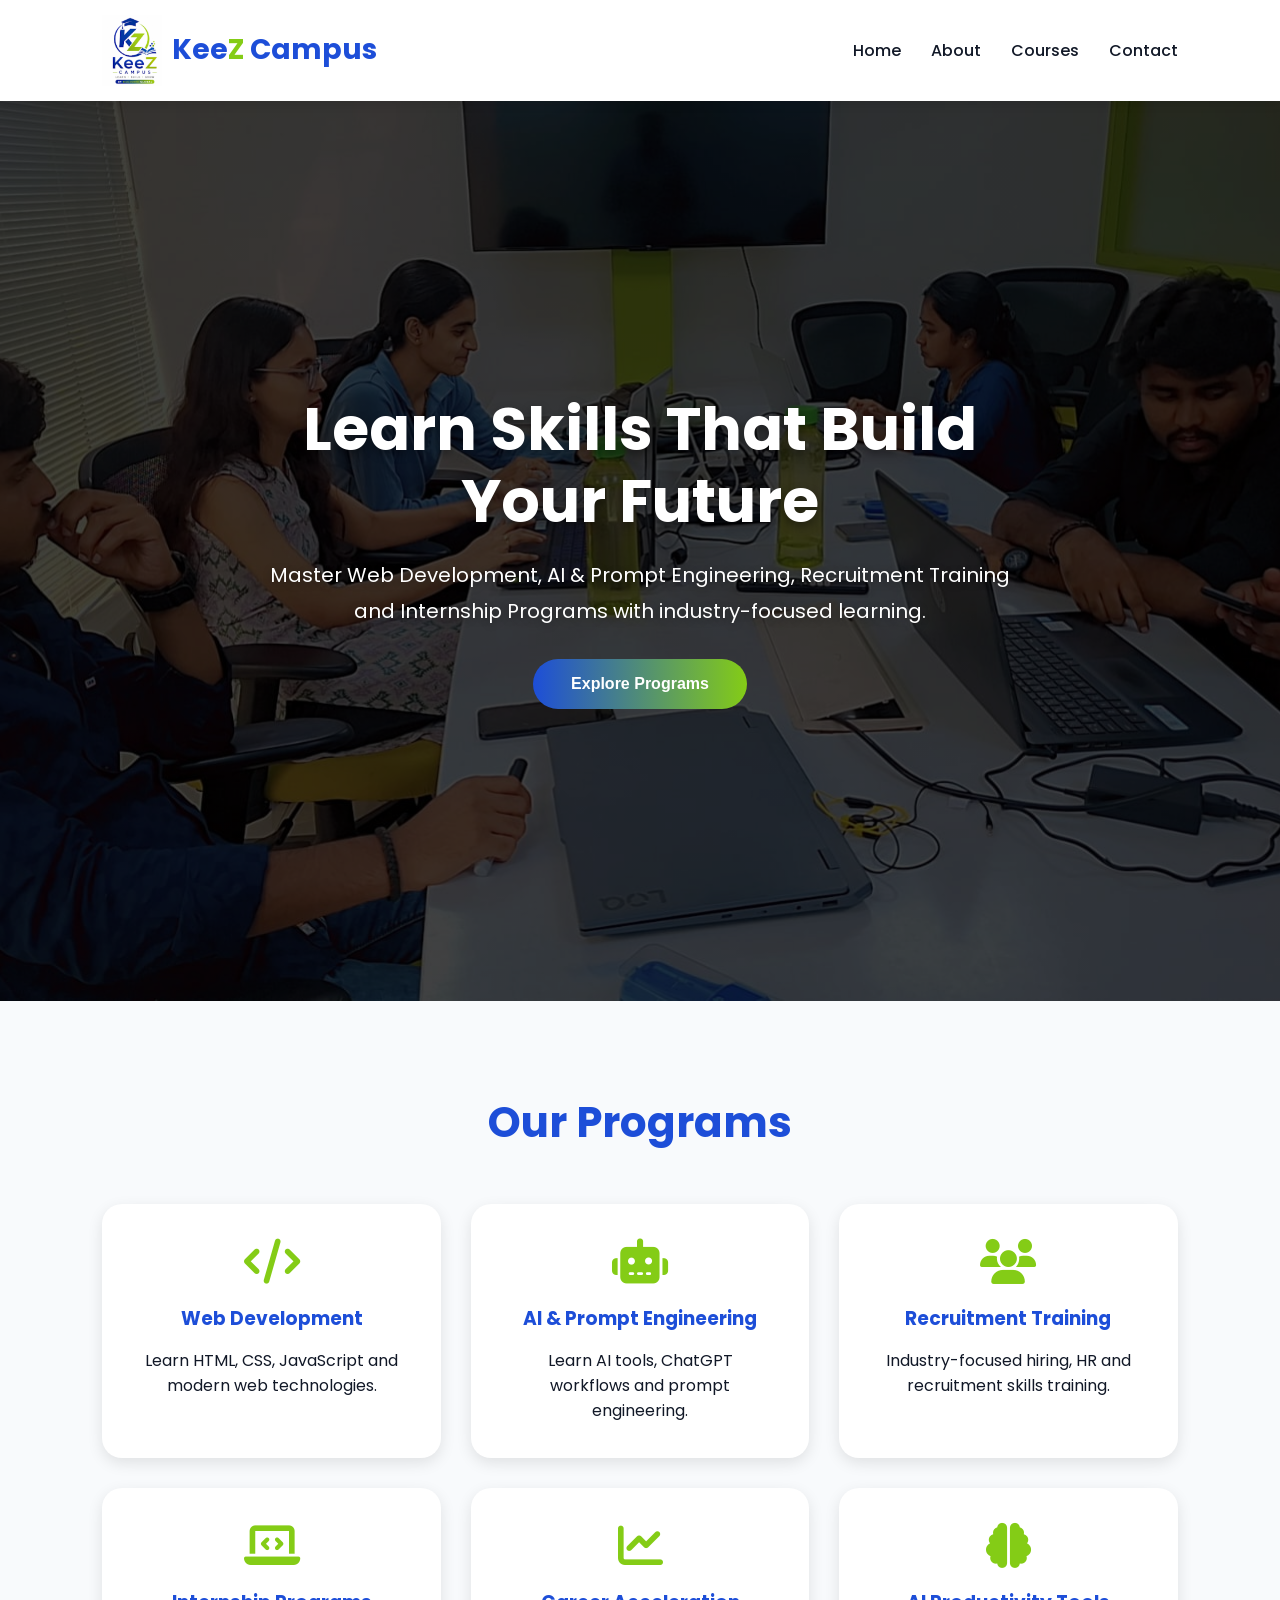
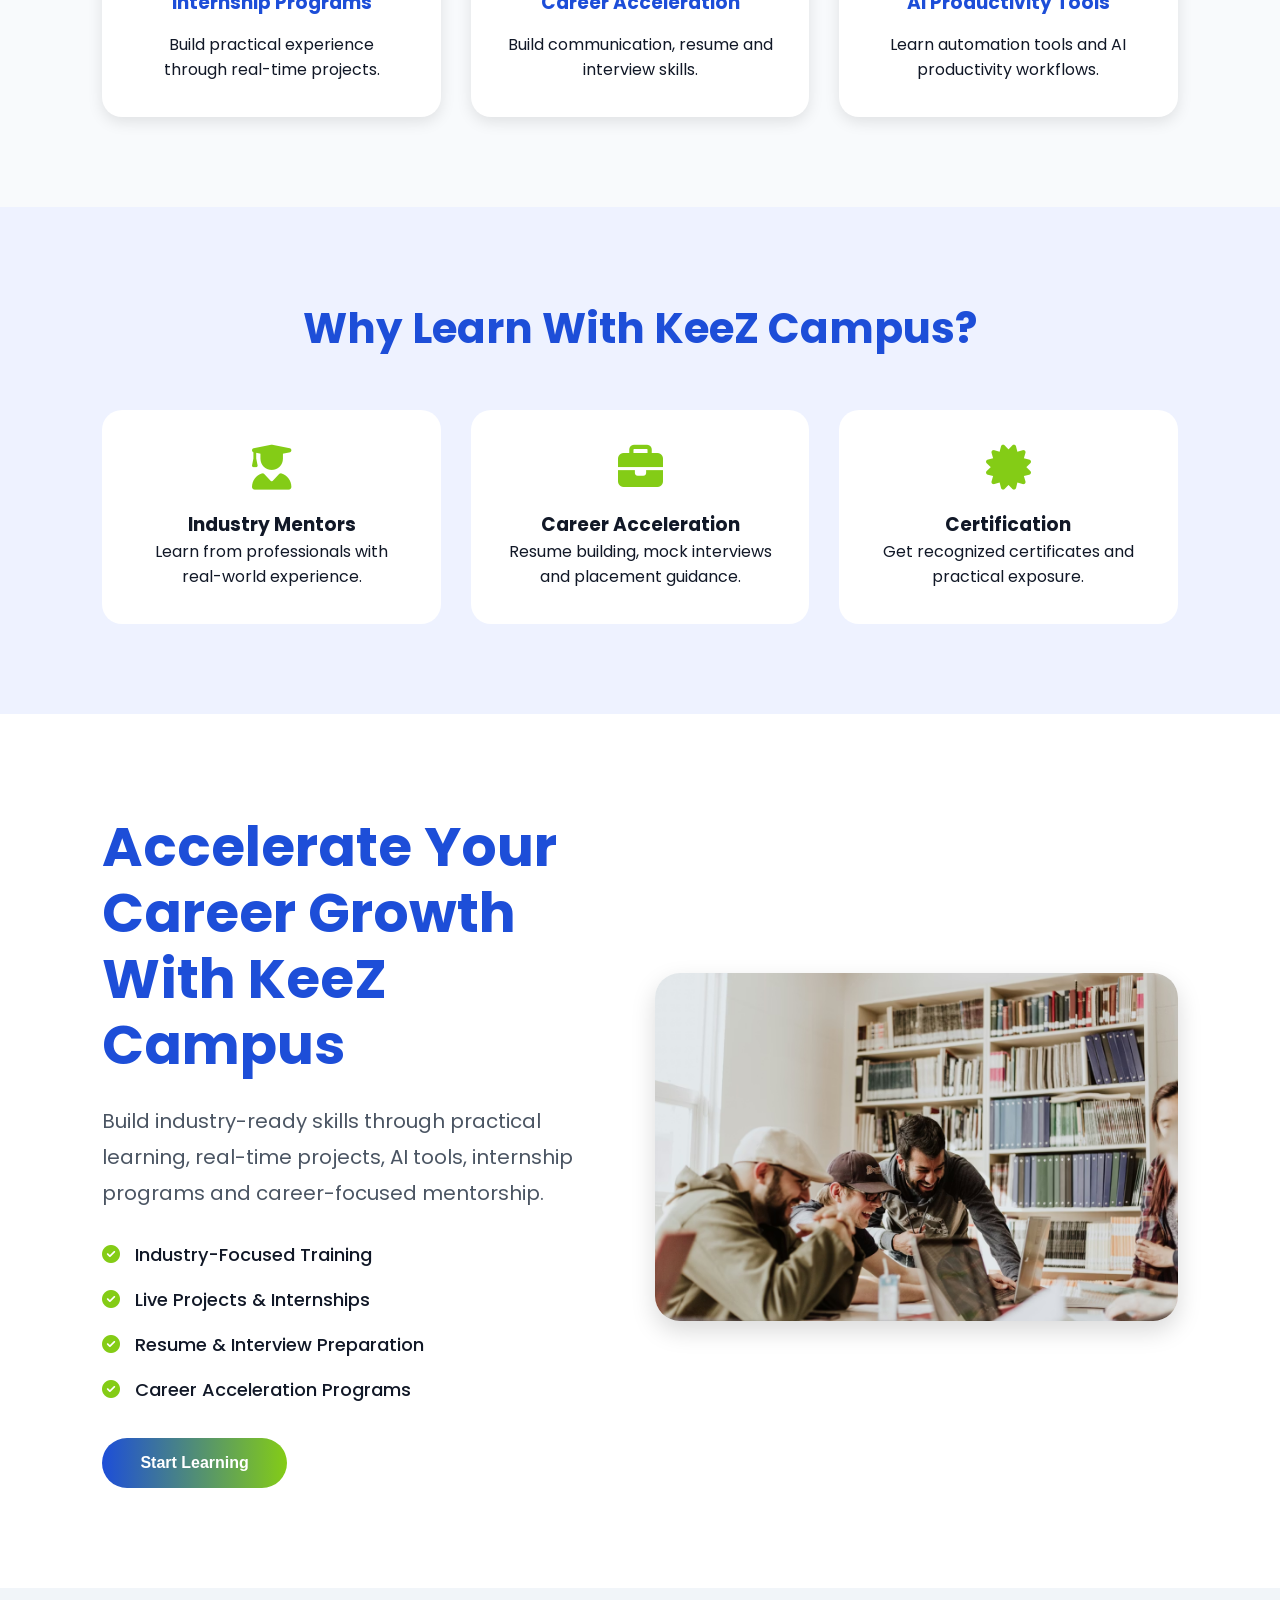
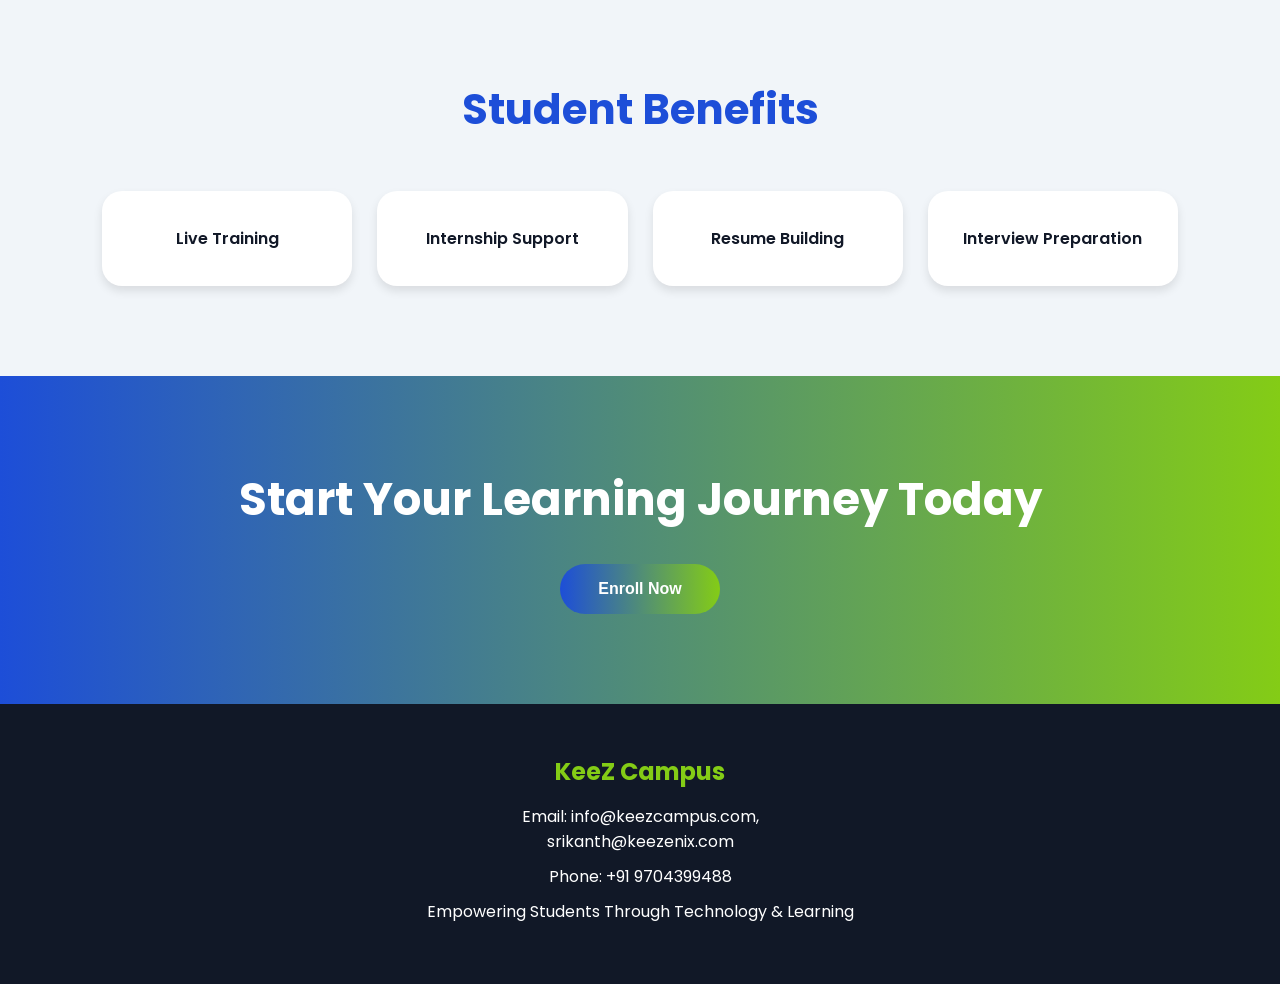
<file: index.html>
<!DOCTYPE html>
<html lang="en">

<head>
  <meta charset="UTF-8">
  <meta name="viewport" content="width=device-width, initial-scale=1.0">

  <title>KeeZ Campus</title>

  <link rel="stylesheet" href="style.css">

  <!-- Google Font -->
  <link href="https://fonts.googleapis.com/css2?family=Poppins:wght@300;400;500;600;700&display=swap" rel="stylesheet">

  <!-- Font Awesome -->
  <link rel="stylesheet"
  href="https://cdnjs.cloudflare.com/ajax/libs/font-awesome/6.5.1/css/all.min.css">

</head>

<body>

  <!-- Navbar -->

  <nav>

    <div class="logo-section">

      <img src="./keezcampus logo.png" alt="logo">

      <h2 class="brand-name">
  Kee<span>Z</span> Campus
</h2>

    </div>

    <ul>

      <li><a href="#">Home</a></li>

      <li><a href="about.html">About</a></li>

      <li><a href="#courses">Courses</a></li>

      <li><a href="#contact">Contact</a></li>

    </ul>

  </nav>

  <!-- Hero Section -->

  <section class="hero">

    <div class="overlay"></div>

    <div class="hero-content">

      <h1>
        Learn Skills That Build Your Future
      </h1>

      <p>
        Master Web Development, AI & Prompt Engineering,
        Recruitment Training and Internship Programs
        with industry-focused learning.
      </p>

      <button>Explore Programs</button>

    </div>

  </section>

  <!-- Courses -->

  <section class="courses" id="courses">

    <h2>Our Programs</h2>

    <div class="course-container">

      <div class="card">

        <i class="fa-solid fa-code"></i>

        <h3>Web Development</h3>

        <p>
          Learn HTML, CSS, JavaScript and modern web technologies.
        </p>

      </div>

      <div class="card">

        <i class="fa-solid fa-robot"></i>

        <h3>AI & Prompt Engineering</h3>

        <p>
          Learn AI tools, ChatGPT workflows and prompt engineering.
        </p>

      </div>

      <div class="card">

        <i class="fa-solid fa-users"></i>

        <h3>Recruitment Training</h3>

        <p>
          Industry-focused hiring, HR and recruitment skills training.
        </p>

      </div>

      <div class="card">

        <i class="fa-solid fa-laptop-code"></i>

        <h3>Internship Programs</h3>

        <p>
          Build practical experience through real-time projects.
        </p>

      </div>
      <div class="card">

<i class="fa-solid fa-chart-line"></i>

<h3>Career Acceleration</h3>

<p>
Build communication, resume and interview skills.
</p>

</div>

<div class="card">

<i class="fa-solid fa-brain"></i>

<h3>AI Productivity Tools</h3>

<p>
Learn automation tools and AI productivity workflows.
</p>

</div>

</div>


  </section>

  <!-- Why Learn -->

  <section class="why">

    <h2>Why Learn With KeeZ Campus?</h2>

    <div class="why-container">

      <div class="why-card">

        <i class="fa-solid fa-user-graduate"></i>

        <h3>Industry Mentors</h3>

        <p>
          Learn from professionals with real-world experience.
        </p>

      </div>

      <div class="why-card">

        <i class="fa-solid fa-briefcase"></i>

        <h3>Career Acceleration</h3>

        <p>
          Resume building, mock interviews and placement guidance.
        </p>

      </div>

      <div class="why-card">

        <i class="fa-solid fa-certificate"></i>

        <h3>Certification</h3>

        <p>
          Get recognized certificates and practical exposure.
        </p>

      </div>

    </div>

  </section>


  <!-- Career Growth -->

<section class="career">

<div class="career-left">

<h1>
Accelerate Your Career Growth With KeeZ Campus
</h1>

<p>
Build industry-ready skills through practical learning,
real-time projects, AI tools, internship programs and
career-focused mentorship.
</p>

<div class="career-points">

<div>
<i class="fa-solid fa-circle-check"></i>
Industry-Focused Training
</div>

<div>
<i class="fa-solid fa-circle-check"></i>
Live Projects & Internships
</div>

<div>
<i class="fa-solid fa-circle-check"></i>
Resume & Interview Preparation
</div>

<div>
<i class="fa-solid fa-circle-check"></i>
Career Acceleration Programs
</div>

</div>

<button>Start Learning</button>

</div>

<div class="career-right">

<img src="./careerimg.avif">

</div>

</section>

  <!-- Benefits -->

  <section class="benefits">

    <h2>Student Benefits</h2>

    <div class="benefit-container">

      <div class="benefit-card">Live Training</div>

      <div class="benefit-card">Internship Support</div>

      <div class="benefit-card">Resume Building</div>

      <div class="benefit-card">Interview Preparation</div>

    </div>

  </section>

  <!-- CTA -->

  <section class="cta">

    <h2>Start Your Learning Journey Today</h2>

    <button>Enroll Now</button>

  </section>

  <!-- Contact -->

  <footer id="contact">

    <h2>KeeZ Campus</h2>

    <p>Email: info@keezcampus.com,  
        <br>
        <span>srikanth@keezenix.com</span></p>

    <p>Phone: +91 9704399488</p>

    <p>Empowering Students Through Technology & Learning</p>

  </footer>

</body>

</html>
</file>
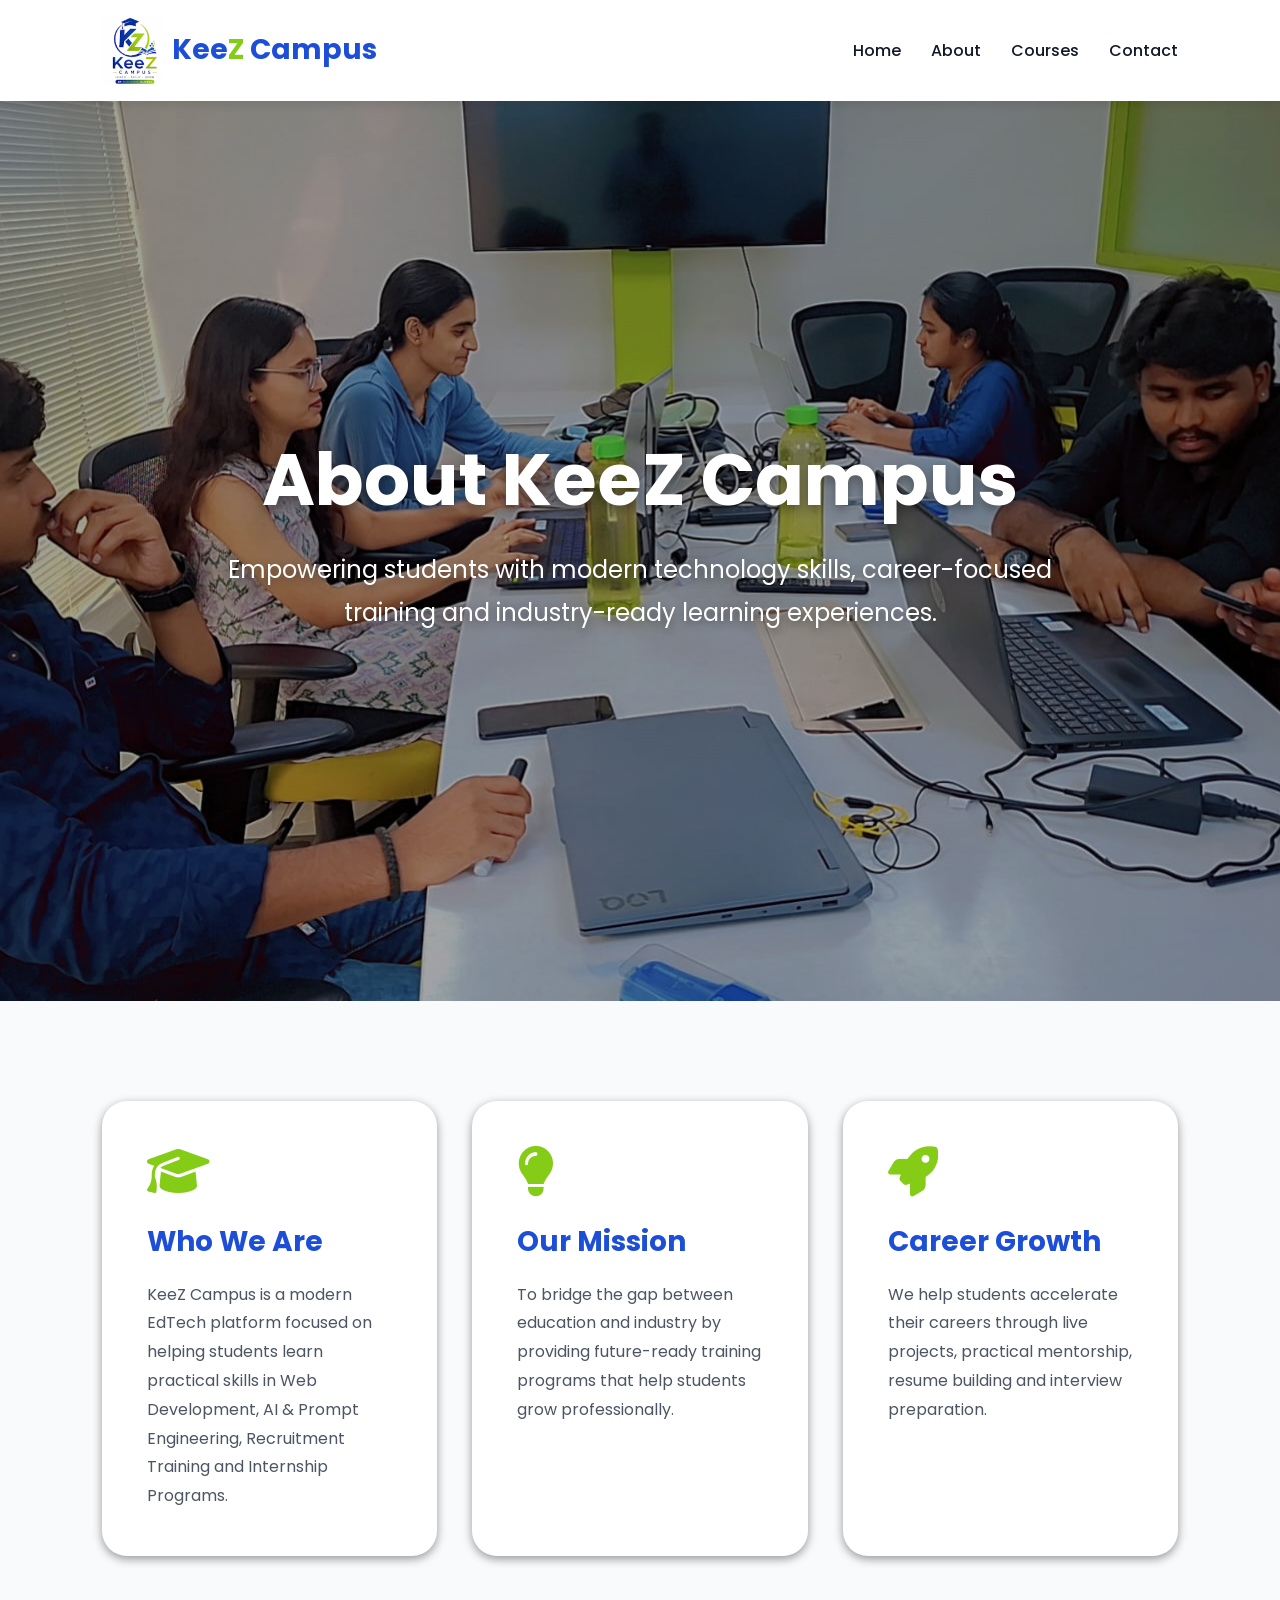
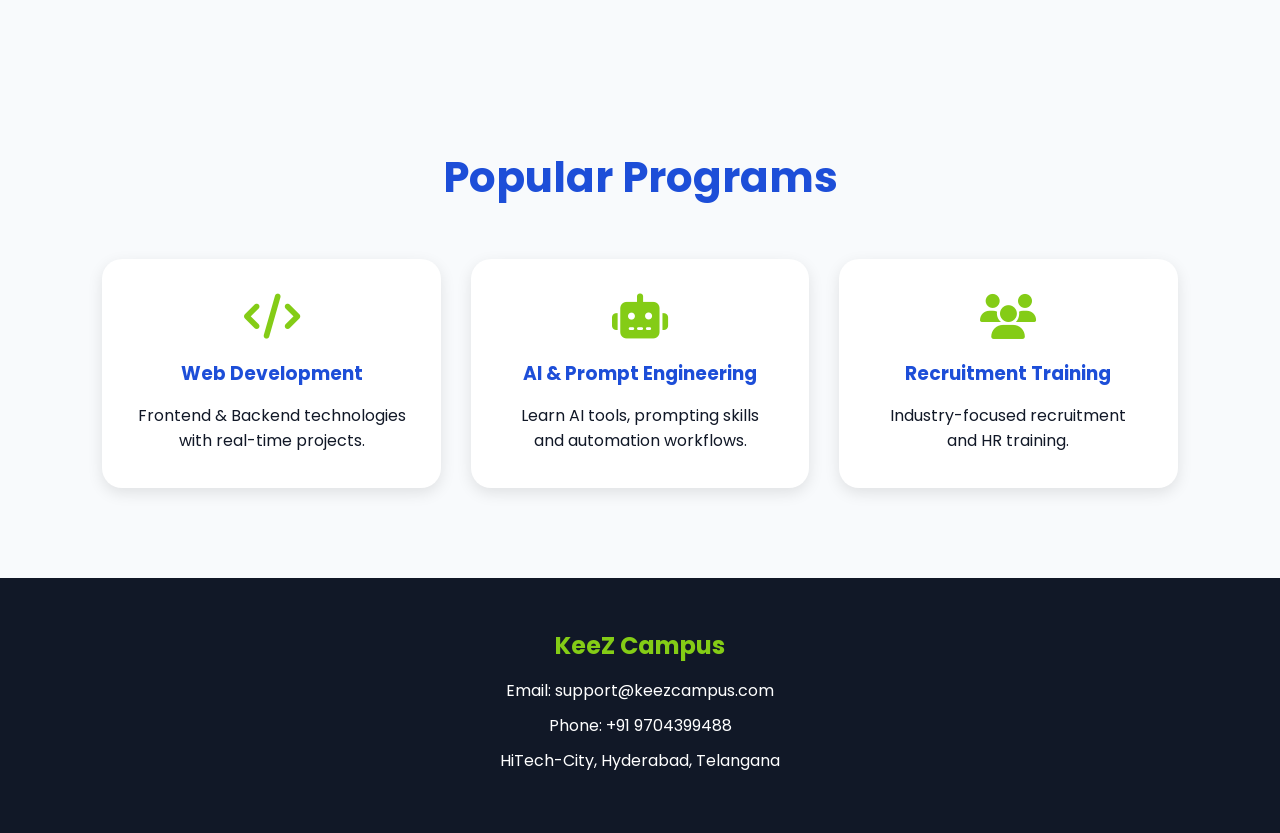
<file: about.html>
<!DOCTYPE html>
<html lang="en">

<head>

<meta charset="UTF-8">

<meta name="viewport" content="width=device-width, initial-scale=1.0">

<title>About KeeZ Campus</title>

<link rel="stylesheet" href="style.css">

<link href="https://fonts.googleapis.com/css2?family=Poppins:wght@300;400;500;600;700&display=swap" rel="stylesheet">

<link rel="stylesheet"
href="https://cdnjs.cloudflare.com/ajax/libs/font-awesome/6.5.1/css/all.min.css">

</head>

<body>

<!-- Navbar -->

<nav>

<div class="logo-section">

<img src="./keezcampus logo.png">

<h2 class="brand-name">
Kee<span>Z</span> Campus
</h2>

</div>

<ul>

<li><a href="index.html">Home</a></li>

<li><a href="about.html">About</a></li>

<li><a href="#courses">Courses</a></li>

<li><a href="#contact">Contact</a></li>

</ul>

</nav>

<!-- About Hero -->

<section class="about-hero">



<div class="hero-content">

<h1>About KeeZ Campus</h1>

<p>
Empowering students with modern technology skills,
career-focused training and industry-ready learning experiences.
</p>

</div>

</section>

<!-- About Content -->

<section class="about-main">

<div class="about-box">

<i class="fa-solid fa-graduation-cap"></i>

<h2>Who We Are</h2>

<p>
KeeZ Campus is a modern EdTech platform focused on helping students
learn practical skills in Web Development, AI & Prompt Engineering,
Recruitment Training and Internship Programs.
</p>

</div>

<div class="about-box">

<i class="fa-solid fa-lightbulb"></i>

<h2>Our Mission</h2>

<p>
To bridge the gap between education and industry by providing
future-ready training programs that help students grow professionally.
</p>

</div>

<div class="about-box">

<i class="fa-solid fa-rocket"></i>

<h2>Career Growth</h2>

<p>
We help students accelerate their careers through live projects,
practical mentorship, resume building and interview preparation.
</p>

</div>

</section>

<!-- Courses -->

<section class="courses" id="courses">

<h2>Popular Programs</h2>

<div class="course-container">

<div class="card">

<i class="fa-solid fa-code"></i>

<h3>Web Development</h3>

<p>
Frontend & Backend technologies with real-time projects.
</p>

</div>

<div class="card">

<i class="fa-solid fa-robot"></i>

<h3>AI & Prompt Engineering</h3>

<p>
Learn AI tools, prompting skills and automation workflows.
</p>

</div>

<div class="card">

<i class="fa-solid fa-users"></i>

<h3>Recruitment Training</h3>

<p>
Industry-focused recruitment and HR training.
</p>

</div>

</div>

</section>

<!-- Contact -->

<footer id="contact">

<h2>KeeZ Campus</h2>

<p>Email: support@keezcampus.com</p>

<p>Phone: +91 9704399488</p>

<p>HiTech-City, Hyderabad, Telangana</p>

</footer>

</body>

</html>
</file>
<file: style.css>
*{
  margin:0;
  padding:0;
  box-sizing:border-box;
}
html{
  scroll-behavior:smooth;
}

body{
  font-family:'Poppins',sans-serif;
  background:#f8fafc;
  color:#111827;
}

/* Navbar */

nav{
  width:100%;
  display:flex;
  justify-content:space-between;
  align-items:center;
  padding:15px 8%;
  background:white;
  box-shadow:0 3px 10px rgba(0,0,0,0.1);
  position:sticky;
  top:0;
  z-index:1000;
}

.logo-section{
  display:flex;
  align-items:center;
  gap:10px;
}

.logo-section img{
  width:60px;
}

.brand-name{
  font-size:28px;
  font-weight:700;
  color:#1d4ed8;
}

.brand-name span{
  color:#84cc16;
}

nav ul{
  display:flex;
  list-style:none;
  gap:30px;
}

nav ul li a{
  text-decoration:none;
  color:#111827;
  font-weight:500;
  transition:0.3s;
}

nav ul li a:hover{
  color:#84cc16;
}

/* Hero */

.hero{
  position:relative;
  height:100vh;
  background:
  linear-gradient(
  rgba(0,0,0,0.35),
  rgba(0,0,0,0.35)
  ),
  url('./img.jpeg');
  background-size:cover;
  background-position:center;
  background-repeat:no-repeat;
  display:flex;
  justify-content:center;
  align-items:center;
  text-align:center;
  color:white;
}


.hero-content h1{
  font-size:72px;
  font-weight:700;
  line-height:1.2;
  margin-bottom:25px;
  text-shadow:0 4px 10px rgba(0,0,0,0.4);
}

.hero-content p{
  font-size:24px;
  line-height:1.8;
  text-shadow:0 2px 8px rgba(0,0,0,0.3);
  align-items:center;
  text-align:center;
  color:white;
}



.overlay{
  position:absolute;
  width:100%;
  height:100%;
  background:rgba(0,0,0,0.6);
}

.hero-content{
  position:relative;
  z-index:2;
  max-width:800px;
  padding:20px;
}

.hero-content h1{
  font-size:60px;
  margin-bottom:20px;
}

.hero-content p{
  font-size:20px;
  line-height:1.8;
  margin-bottom:30px;
}

/* About Section */

.about-hero{
  position:relative;
  height:100vh;
  background:
  linear-gradient(
  rgba(0,0,0,0.35),
  rgba(0,0,0,0.35)
  ),
  url('./img.jpeg');
  background-size:cover;
  background-position:center;
  background-repeat:no-repeat;
  display:flex;
  justify-content:center;
  align-items:center;
  text-align:center;
  color:white;
  padding:20px;
}

/* Hero Content */

.about-hero .hero-content{
  max-width:900px;
}

/* Heading */

.about-hero h1{
  font-size:72px;
  font-weight:700;
  margin-bottom:25px;
  line-height:1.2;
  text-shadow:
  0 4px 12px rgba(0,0,0,0.4);
}

/* Paragraph */

.about-hero p{
  font-size:24px;
  line-height:1.8;
  text-shadow:
  0 3px 10px rgba(0,0,0,0.4);
}

/* About Main */

.about-main{
  padding:100px 8%;
  display:grid;
  grid-template-columns:
  repeat(auto-fit,minmax(280px,1fr));
  gap:35px;
  background:#f8fafc;
}

/* About Cards */

.about-box{
  background:white;
  padding:45px;
  border-radius:25px;
  box-shadow:
  0 3px 10px rgba(0,0,0,0.4);
  transition:0.4s;
}

/* Hover Effect */

.about-box:hover{
  transform:translateY(-12px);
  box-shadow:
  0 3px 12px rgba(0,0,0,3);
}

/* Icons */

.about-box i{
  font-size:50px;
  color:#84cc16;
  margin-bottom:25px;
}

/* About Card Heading */

.about-box h2{
  color:#1d4ed8;
  margin-bottom:18px;
  font-size:28px;
}

/* About Card Paragraph */

.about-box p{
  color:#4b5563;
  line-height:1.8;
}

/* Mobile Responsive */

@media(max-width:768px){
.about-hero{
height:80vh;
}

.about-hero h1{
font-size:42px;
}

.about-hero p{
font-size:18px;
}

.about-main{
padding:70px 6%;
}
}

/* Button */

button{
  padding:16px 38px;
  border:none;
  border-radius:50px;
  background:linear-gradient(to right,#1d4ed8,#84cc16);
  color:white;
  font-size:16px;
  font-weight:600;
  cursor:pointer;
  transition:0.4s;
}

button:hover{
  transform:translateY(-5px);
  box-shadow:0 10px 20px rgba(0,0,0,0.3);
}

/* Sections */

section{
  padding:90px 8%;
}

/* Courses */

.courses{
  text-align:center;
}

.courses h2{
  font-size:42px;
  margin-bottom:50px;
  color:#1d4ed8;
}

.course-container{
  display:grid;
  grid-template-columns:repeat(auto-fit,minmax(250px,1fr));
  gap:30px;
}

.card{
  background:white;
  padding:35px;
  border-radius:20px;
  box-shadow:0 5px 15px rgba(0,0,0,0.1);
  transition:0.4s;
}

.card:hover{
  transform:translateY(-10px);
}

.card i{
  font-size:45px;
  color:#84cc16;
  margin-bottom:20px;
}

.card h3{
  margin-bottom:15px;
  color:#1d4ed8;
}

/* Why */

.why{
  background:#eef2ff;
  text-align:center;
}

.why h2{
  font-size:42px;
  margin-bottom:50px;
  color:#1d4ed8;
}

.why-container{
  display:grid;
  grid-template-columns:repeat(auto-fit,minmax(250px,1fr));
  gap:30px;
}

.why-card{
  background:white;
  padding:35px;
  border-radius:20px;
  transition:0.4s;
}

.why-card:hover{
  transform:translateY(-10px);
}

.why-card i{
  font-size:45px;
  color:#84cc16;
  margin-bottom:20px;
}

/* Career */
/* ================= CAREER ================= */

.career{
  padding:100px 8%;
  display:grid;
  grid-template-columns:
  repeat(auto-fit,minmax(300px,1fr));
  gap:30px;
  align-items:center;
  background:white;
}

/* Left */

.career-left h1{
  font-size:55px;
  color:#1d4ed8;
  margin-bottom:25px;
  line-height:1.2;
}

.career-left p{
  font-size:20px;
  line-height:1.8;
  color:#4b5563;
  margin-bottom:30px;
}

/* Points */

.career-points{
  display:flex;
  flex-direction:column;
  gap:18px;
  margin-bottom:35px;
}

.career-points div{
  font-size:18px;
  font-weight:500;
  color:#111827;
}

.career-points i{
  color:#84cc16;
  margin-right:10px;
}

/* Right Image */

.career-right img{
  width:100%;
  border-radius:25px;
  box-shadow:
  0 10px 25px rgba(0,0,0,0.15);
}

/* Responsive */

@media(max-width:768px){
.career-left h1{
font-size:38px;
}

.career-left p{
font-size:18px;
}
}

/* Benefits */

.benefits{
  background:#f1f5f9;
  text-align:center;
}

.benefits h2{
  font-size:42px;
  margin-bottom:50px;
  color:#1d4ed8;
}

.benefit-container{
  display:grid;
  grid-template-columns:repeat(auto-fit,minmax(220px,1fr));
  gap:25px;
}

.benefit-card{
  background:white;
  padding:35px;
  border-radius:20px;
  font-weight:600;
  box-shadow:0 5px 10px rgba(0,0,0,0.1);
  transition:0.4s;
}

.benefit-card:hover{
  transform:translateY(-10px);
}

/* CTA */

.cta{
  text-align:center;
  background:linear-gradient(to right,#1d4ed8,#84cc16);
  color:white;
}

.cta h2{
  font-size:45px;
  margin-bottom:30px;
}

/* Footer */

footer{
  background:#111827;
  color:white;
  text-align:center;
  padding:50px 20px;
}

footer h2{
  margin-bottom:15px;
  color:#84cc16;
}

footer p{
  margin:10px 0;
}

/* Responsive */

@media(max-width:768px){

  nav{
    flex-direction:column;
    gap:20px;
  }

  nav ul{
    flex-direction:column;
    text-align:center;
  }

  .hero-content h1{
    font-size:38px;
  }

  .hero-content p{
    font-size:17px;
  }

  .courses h2,
  .why h2,
  .benefits h2,
  .career h2,
  .cta h2{
    font-size:32px;
  }

}
</file>
